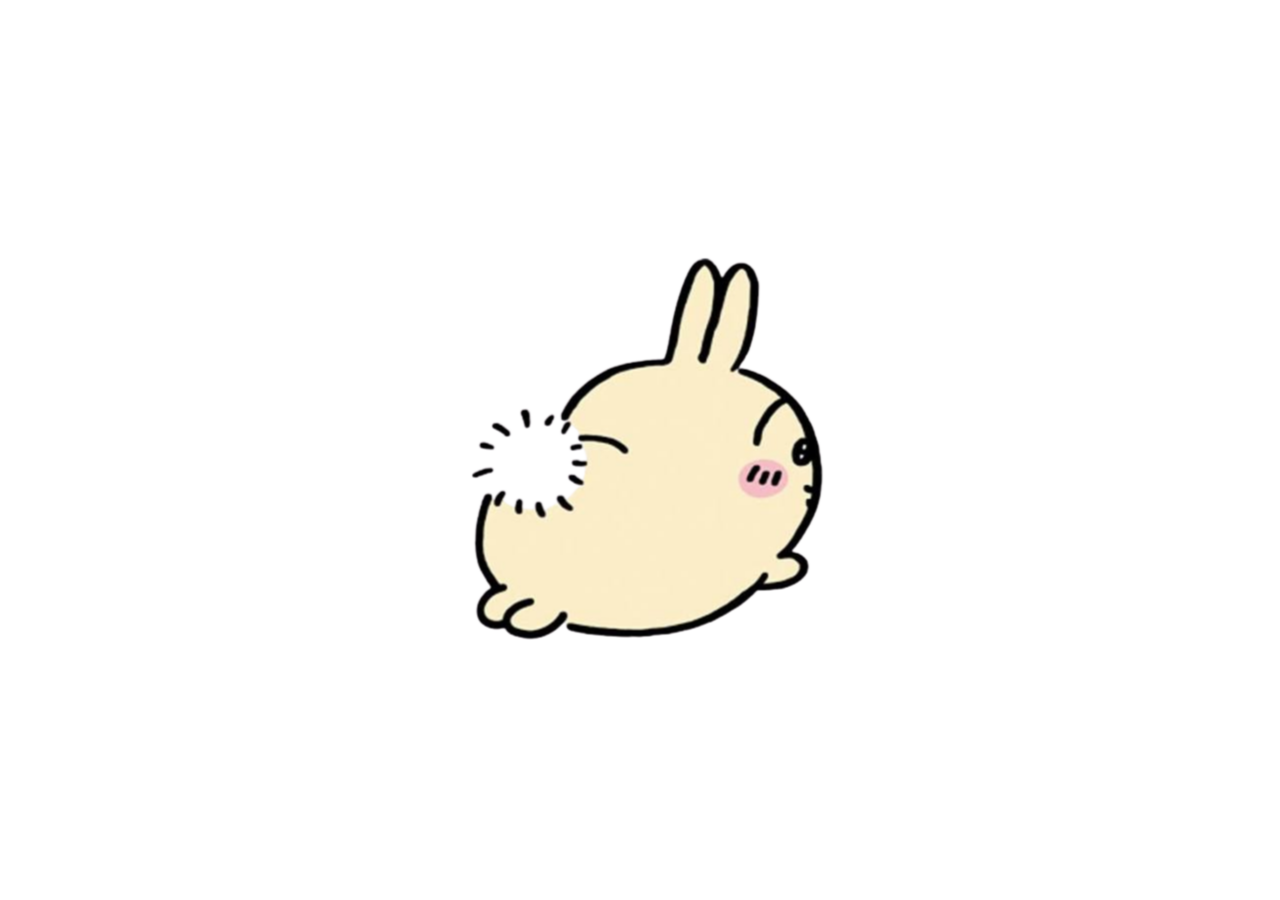
<file: index.html>
<!DOCTYPE html>
<html>
<head>
<title>USAGI</title>
<link rel="stylesheet" href="PINKDESIGN2.css">
</head>

<body>
    
<a href="PINK2.html">
    <img src="USAGIBUTTON.png">
</a>
    


</body>

</html>
</file>
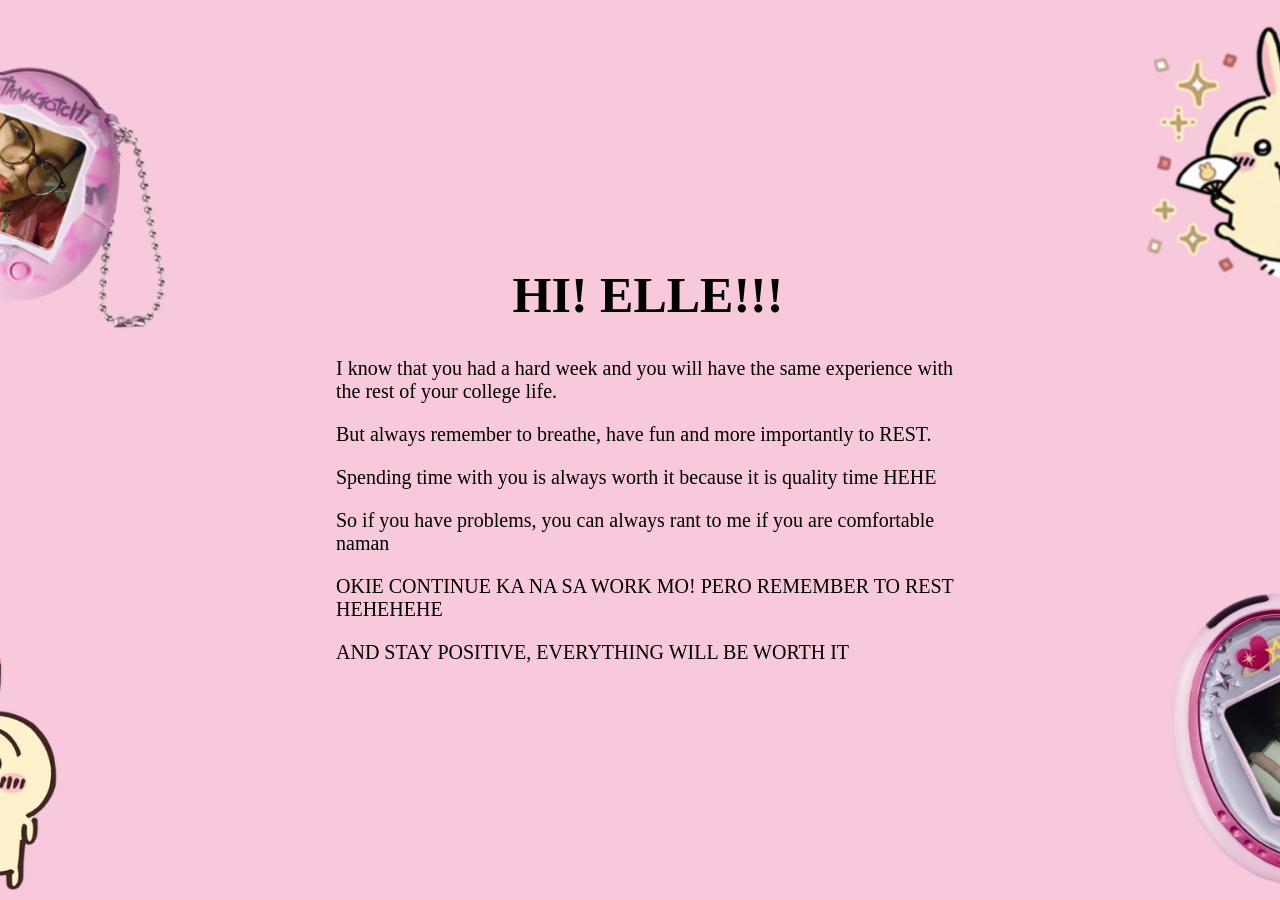
<file: PINK2.html>
<!DOCTYPE html>
<html>
<head>
<title>USAGI</title>
<link rel="stylesheet" href="PINKDESIGN.css">
</head>

<body>
<h1>HI! ELLE!!!</h1>
<p>I know that you had a hard week and you will have the same experience with the rest of your college life.</p>
<p>But always remember to breathe, have fun and more importantly to REST.</p>
<p>Spending time with you is always worth it because it is quality time HEHE </p>
<p>So if you have problems, you can always rant to me if you are comfortable naman</p>
<p>OKIE CONTINUE KA NA SA WORK MO! PERO REMEMBER TO REST HEHEHEHE</p>
<p>AND STAY POSITIVE, EVERYTHING WILL BE WORTH IT</p>

</body>

</html>
</file>
<file: PINKDESIGN2.css>
body{
     position:absolute;
   top: 50%;
   left: 50%;
   transform: 
     translate(-50%, -50%); 
     
    
}
</file>
<file: PINKDESIGN.css>
body {
    background-image: url('ELLE.png');
    background-repeat: no-repeat;
    background-position: center;
    background-size: cover;
    background-attachment: fixed;
    
   position:absolute;
   top: 50%;
   left: 50%;
   transform: 
     translate(-50%, -50%); 
     
    font-size: 20px;
            
}

h1{ 
    text-align: center;
    font-size: 50px;
}
</file>
